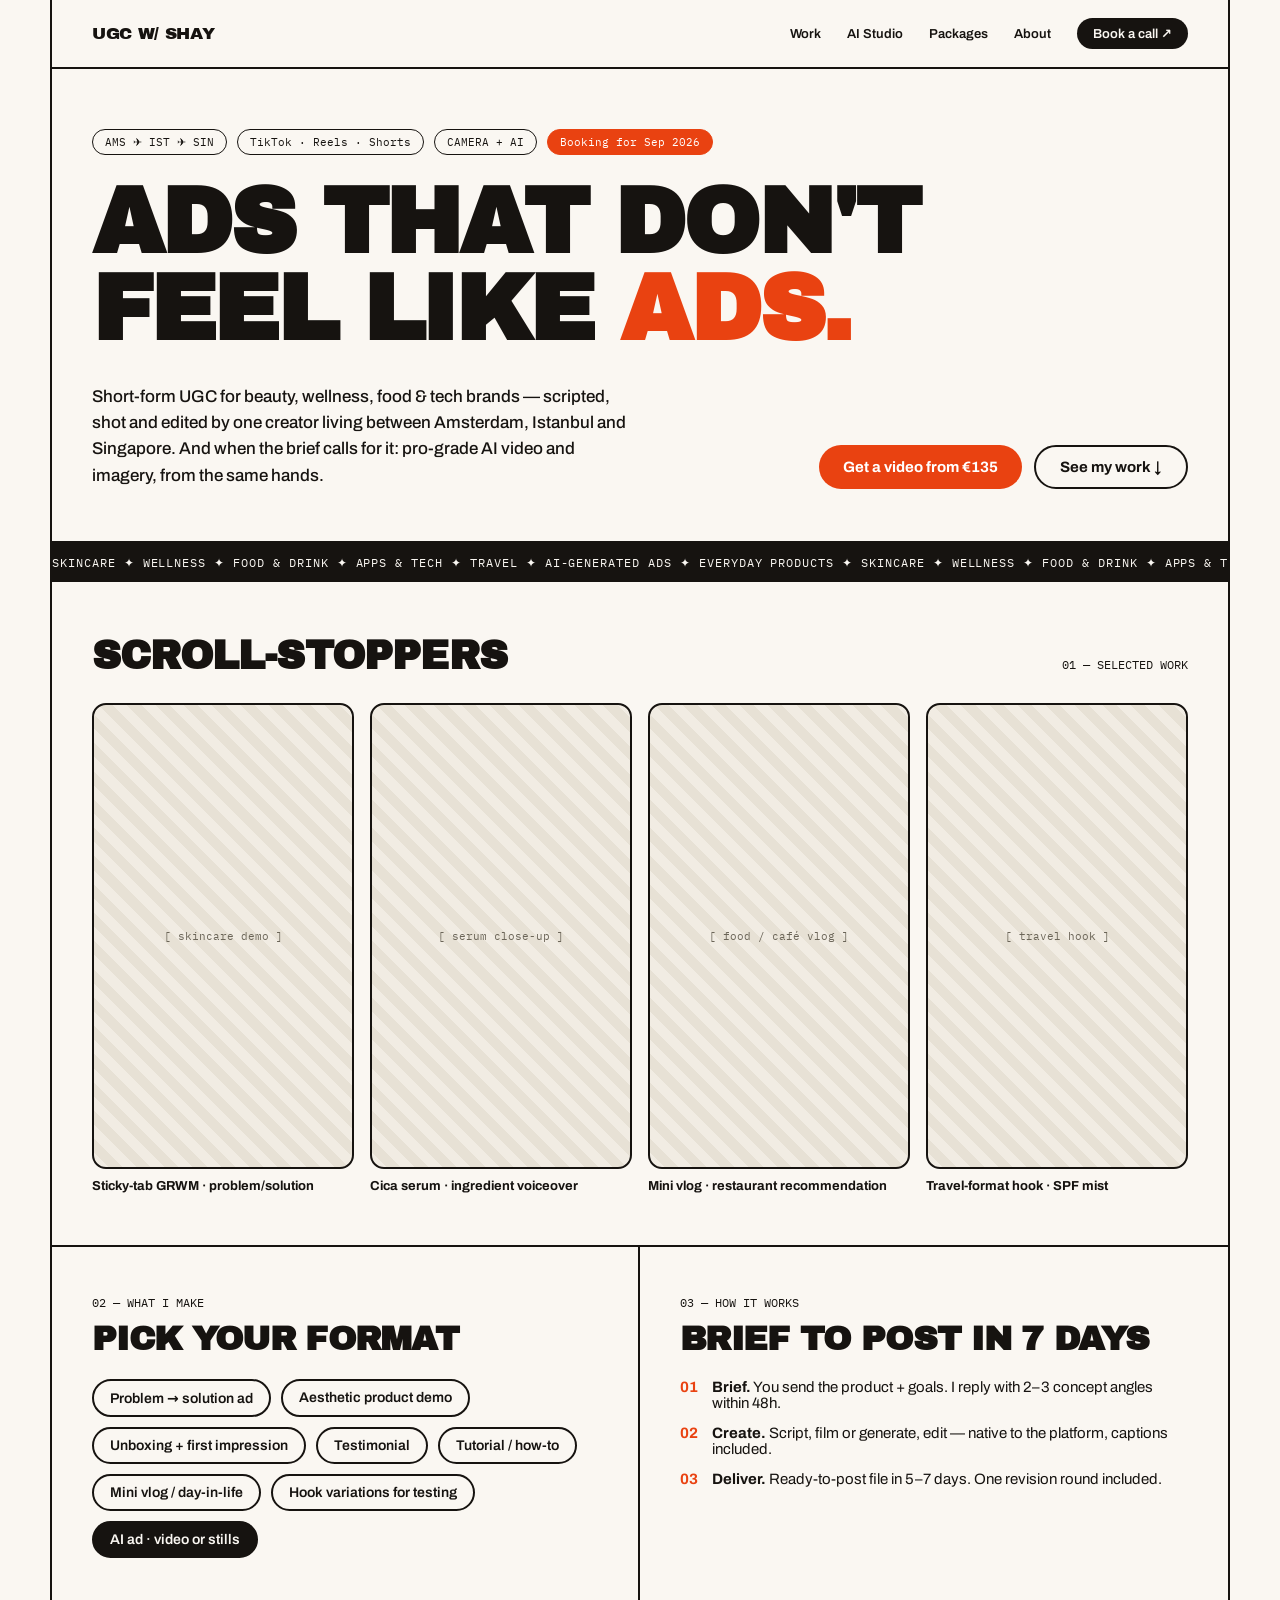
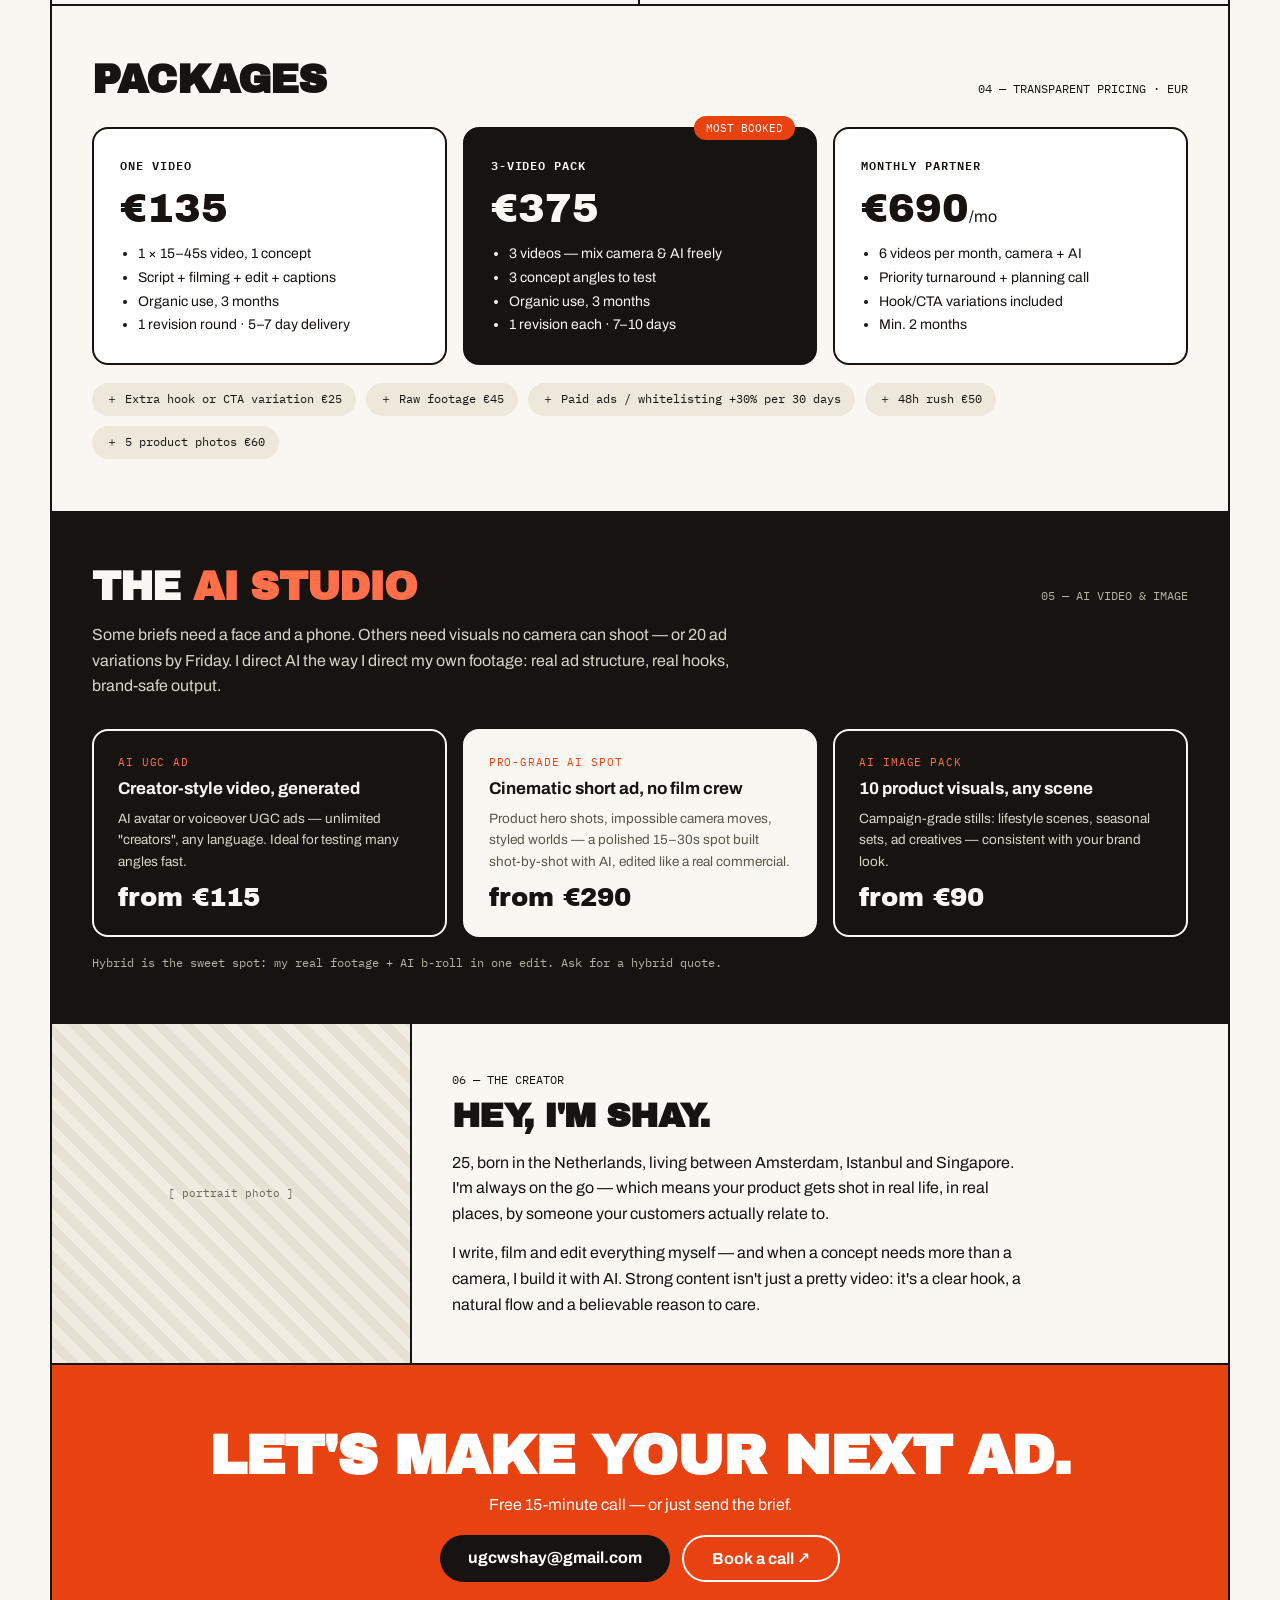
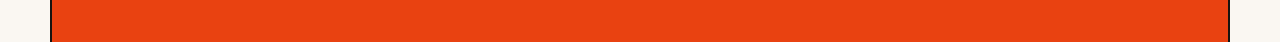
<file: index.html>
<!DOCTYPE html>

<html><head><meta charset="utf-8"/><meta content="width=device-width, initial-scale=1" name="viewport"/><title>UGC W/ SHAY — Short-form UGC for beauty, wellness, food &amp; tech brands</title><meta content="Short-form UGC and AI video for beauty, wellness, food and tech brands. Scripted, shot and edited by one creator between Amsterdam, Istanbul and Singapore." name="description"/><meta content="UGC W/ SHAY" property="og:title"/><meta content="Ads that don't feel like ads. Short-form UGC and AI video for brands." property="og:description"/><meta content="index,follow" name="robots"/><link href="fonts.css" rel="stylesheet"/><style>
*{margin:0;padding:0;box-sizing:border-box}
body{margin:0;background:#faf7f2;font-family:Archivo,system-ui,sans-serif;color:#161310;
     -webkit-font-smoothing:antialiased}
a{color:inherit;text-decoration:none}
/* the marquee is a CSS animation; freeze it at frame 0 for a static export */
@keyframes tick{from{transform:translateX(0)}to{transform:translateX(-50%)}}

/* ---- mobile ---- */
@media (max-width:820px){
  .wrap{max-width:100%!important;border-left:0!important;border-right:0!important}
  .sec{padding-left:20px!important;padding-right:20px!important}
  .nav{padding-top:14px!important;padding-bottom:14px!important}
  .navlinks{display:none!important}
  h1{font-size:44px!important;line-height:1!important;letter-spacing:-.02em!important}
  h2{font-size:26px!important}
  .contact h2{font-size:30px!important}
  .herorow{display:block!important}
  .ctarow{margin-left:0!important;margin-top:22px!important;flex-wrap:wrap!important}
  .ctarow a{flex:1 1 auto!important;text-align:center!important}
  .g4{grid-template-columns:1fr 1fr!important;gap:12px!important}
  .g3{grid-template-columns:1fr!important}
  .g2{grid-template-columns:1fr!important}
  .g2>div{border-right:0!important}
  .g2>div:first-child{border-bottom:2px solid #161310!important}
  .gabout{grid-template-columns:1fr!important}
  .gabout>div:first-child{border-right:0!important;border-bottom:2px solid #161310!important;min-height:240px!important}
  .ticker{font-size:10px!important}
  .headrow{display:block!important}
  .headrow>span{display:block!important;margin-top:8px!important}
  .cbtns{display:flex!important;flex-direction:column!important;gap:10px!important;width:100%!important}
  .cbtns>a,.cbtns>span{display:block!important;text-align:center!important;white-space:nowrap!important}
}
@media (max-width:480px){
  h1{font-size:34px!important}
  html,body{overflow-x:hidden!important}
}
@media (max-width:340px){
  .g4{grid-template-columns:1fr!important}
}
</style></head><body>
<div class="wrap" style="max-width:1180px;margin:0 auto;background:#faf7f2;border-left:2px solid #161310;border-right:2px solid #161310;min-height:100vh">
<div class="sec nav" style="display:flex;justify-content:space-between;align-items:center;padding:18px 40px;border-bottom:2px solid #161310;position:sticky;top:0;background:#faf7f2;z-index:10">
<div style="font-family:'Archivo Black';font-size:17px;letter-spacing:-.02em">UGC W/ SHAY</div>
<div class="navlinks" style="display:flex;gap:26px;font-size:13px;font-weight:600;align-items:center"><a href="#work">Work</a><a href="#ai">AI Studio</a><a href="#packages">Packages</a><a href="#about">About</a><a href="#contact" style="background:#161310;color:#faf7f2;padding:8px 16px;border-radius:99px">Book a call ↗</a></div>
</div>
<div class="sec" style="padding:60px 40px 52px;border-bottom:2px solid #161310">
<div style="display:flex;flex-wrap:wrap;gap:10px;margin-bottom:24px;font-family:'IBM Plex Mono',monospace;font-size:11px">
<span style="border:1.5px solid #161310;border-radius:99px;padding:5px 12px">AMS ✈ IST ✈ SIN</span>
<span style="border:1.5px solid #161310;border-radius:99px;padding:5px 12px">TikTok · Reels · Shorts</span>
<span style="border:1.5px solid #161310;border-radius:99px;padding:5px 12px">CAMERA + AI</span>
<span style="background:#E94211;color:#fff;border:1.5px solid #E94211;border-radius:99px;padding:5px 12px">Booking for Sep 2026</span>
</div>
<h1 style="margin:0;font-family:'Archivo Black';font-size:92px;line-height:.95;letter-spacing:-.03em;text-wrap:balance">ADS THAT DON'T<br/>FEEL LIKE <span style="color:#E94211">ADS.</span></h1>
<div class="herorow" style="display:flex;flex-wrap:wrap;gap:40px;align-items:flex-end;margin-top:30px">
<p style="margin:0;max-width:540px;font-size:17px;line-height:1.55;font-weight:500">Short-form UGC for beauty, wellness, food &amp; tech brands — scripted, shot and edited by one creator living between Amsterdam, Istanbul and Singapore. And when the brief calls for it: pro-grade AI video and imagery, from the same hands.</p>
<div class="ctarow" style="display:flex;gap:12px;margin-left:auto"><a href="#packages" style="background:#E94211;color:#fff;padding:14px 24px;border-radius:99px;font-weight:700;font-size:15px">Get a video from €135</a><a href="#work" style="border:2px solid #161310;padding:12px 24px;border-radius:99px;font-weight:700;font-size:15px">See my work ↓</a></div>
</div>
</div>
<div class="sec ticker" style="background:#161310;color:#faf7f2;padding:12px 0;overflow:hidden;white-space:nowrap;font-family:'IBM Plex Mono',monospace;font-size:12px;letter-spacing:.08em">
<div style="display:inline-block;animation:tick 30s linear infinite"><span>SKINCARE ✦ WELLNESS ✦ FOOD &amp; DRINK ✦ APPS &amp; TECH ✦ TRAVEL ✦ AI-GENERATED ADS ✦ EVERYDAY PRODUCTS ✦ </span><span>SKINCARE ✦ WELLNESS ✦ FOOD &amp; DRINK ✦ APPS &amp; TECH ✦ TRAVEL ✦ AI-GENERATED ADS ✦ EVERYDAY PRODUCTS ✦ </span></div>
</div>
<div class="sec" id="work" style="padding:52px 40px;border-bottom:2px solid #161310">
<div class="headrow" style="display:flex;justify-content:space-between;align-items:baseline;margin-bottom:26px"><h2 style="margin:0;font-family:'Archivo Black';font-size:40px;letter-spacing:-.02em">SCROLL-STOPPERS</h2><span style="font-family:'IBM Plex Mono',monospace;font-size:12px">01 — SELECTED WORK</span></div>
<div class="g4" style="display:grid;grid-template-columns:repeat(4,1fr);gap:16px">
<div style="display:flex;flex-direction:column;gap:10px">
<div style="aspect-ratio:9/16;border:2px solid #161310;border-radius:14px;background:repeating-linear-gradient(45deg,#f1ece3 0 10px,#e7e1d5 10px 20px);display:grid;place-items:center;font-family:'IBM Plex Mono',monospace;font-size:11px;color:#6b6558">[ skincare demo ]</div><b style="font-size:13px">Sticky-tab GRWM · problem/solution</b></div>
<div style="display:flex;flex-direction:column;gap:10px">
<div style="aspect-ratio:9/16;border:2px solid #161310;border-radius:14px;background:repeating-linear-gradient(45deg,#f1ece3 0 10px,#e7e1d5 10px 20px);display:grid;place-items:center;font-family:'IBM Plex Mono',monospace;font-size:11px;color:#6b6558">[ serum close-up ]</div><b style="font-size:13px">Cica serum · ingredient voiceover</b></div>
<div style="display:flex;flex-direction:column;gap:10px">
<div style="aspect-ratio:9/16;border:2px solid #161310;border-radius:14px;background:repeating-linear-gradient(45deg,#f1ece3 0 10px,#e7e1d5 10px 20px);display:grid;place-items:center;font-family:'IBM Plex Mono',monospace;font-size:11px;color:#6b6558">[ food / café vlog ]</div><b style="font-size:13px">Mini vlog · restaurant recommendation</b></div>
<div style="display:flex;flex-direction:column;gap:10px">
<div style="aspect-ratio:9/16;border:2px solid #161310;border-radius:14px;background:repeating-linear-gradient(45deg,#f1ece3 0 10px,#e7e1d5 10px 20px);display:grid;place-items:center;font-family:'IBM Plex Mono',monospace;font-size:11px;color:#6b6558">[ travel hook ]</div><b style="font-size:13px">Travel-format hook · SPF mist</b></div>
</div>
</div>
<div class="sec g2" style="display:grid;grid-template-columns:1fr 1fr;border-bottom:2px solid #161310">
<div style="padding:46px 40px;border-right:2px solid #161310">
<span style="font-family:'IBM Plex Mono',monospace;font-size:12px">02 — WHAT I MAKE</span>
<h2 style="margin:10px 0 22px;font-family:'Archivo Black';font-size:34px;letter-spacing:-.02em">PICK YOUR FORMAT</h2>
<div style="display:flex;flex-wrap:wrap;gap:10px;font-size:14px;font-weight:600">
<span style="border:2px solid #161310;border-radius:99px;padding:9px 16px">Problem → solution ad</span><span style="border:2px solid #161310;border-radius:99px;padding:9px 16px">Aesthetic product demo</span><span style="border:2px solid #161310;border-radius:99px;padding:9px 16px">Unboxing + first impression</span><span style="border:2px solid #161310;border-radius:99px;padding:9px 16px">Testimonial</span><span style="border:2px solid #161310;border-radius:99px;padding:9px 16px">Tutorial / how-to</span><span style="border:2px solid #161310;border-radius:99px;padding:9px 16px">Mini vlog / day-in-life</span><span style="border:2px solid #161310;border-radius:99px;padding:9px 16px">Hook variations for testing</span><span style="background:#161310;color:#faf7f2;border:2px solid #161310;border-radius:99px;padding:9px 16px">AI ad · video or stills</span>
</div>
</div>
<div style="padding:46px 40px">
<span style="font-family:'IBM Plex Mono',monospace;font-size:12px">03 — HOW IT WORKS</span>
<h2 style="margin:10px 0 22px;font-family:'Archivo Black';font-size:34px;letter-spacing:-.02em">BRIEF TO POST IN 7 DAYS</h2>
<div style="display:flex;flex-direction:column;gap:14px;font-size:15px">
<div style="display:flex;gap:14px"><b style="color:#E94211">01</b><span><b>Brief.</b> You send the product + goals. I reply with 2–3 concept angles within 48h.</span></div>
<div style="display:flex;gap:14px"><b style="color:#E94211">02</b><span><b>Create.</b> Script, film or generate, edit — native to the platform, captions included.</span></div>
<div style="display:flex;gap:14px"><b style="color:#E94211">03</b><span><b>Deliver.</b> Ready-to-post file in 5–7 days. One revision round included.</span></div>
</div>
</div>
</div>
<div class="sec" id="packages" style="padding:52px 40px;border-bottom:2px solid #161310">
<div class="headrow" style="display:flex;justify-content:space-between;align-items:baseline;margin-bottom:26px"><h2 style="margin:0;font-family:'Archivo Black';font-size:40px;letter-spacing:-.02em">PACKAGES</h2><span style="font-family:'IBM Plex Mono',monospace;font-size:12px">04 — TRANSPARENT PRICING · EUR</span></div>
<div class="g3" style="display:grid;grid-template-columns:1fr 1fr 1fr;gap:16px">
<div style="border:2px solid #161310;border-radius:16px;padding:26px;display:flex;flex-direction:column;gap:12px;background:#fff">
<b style="font-family:'IBM Plex Mono',monospace;font-size:12px;letter-spacing:.08em">ONE VIDEO</b>
<div style="font-family:'Archivo Black';font-size:40px">€135</div>
<ul style="margin:0;padding-left:18px;font-size:14px;line-height:1.7"><li>1 × 15–45s video, 1 concept</li><li>Script + filming + edit + captions</li><li>Organic use, 3 months</li><li>1 revision round · 5–7 day delivery</li></ul>
</div>
<div style="border:2px solid #161310;border-radius:16px;padding:26px;display:flex;flex-direction:column;gap:12px;background:#161310;color:#faf7f2;position:relative">
<span style="position:absolute;top:-13px;right:20px;background:#E94211;color:#fff;font-family:'IBM Plex Mono',monospace;font-size:11px;padding:5px 12px;border-radius:99px">MOST BOOKED</span>
<b style="font-family:'IBM Plex Mono',monospace;font-size:12px;letter-spacing:.08em">3-VIDEO PACK</b>
<div style="font-family:'Archivo Black';font-size:40px">€375</div>
<ul style="margin:0;padding-left:18px;font-size:14px;line-height:1.7"><li>3 videos — mix camera &amp; AI freely</li><li>3 concept angles to test</li><li>Organic use, 3 months</li><li>1 revision each · 7–10 days</li></ul>
</div>
<div style="border:2px solid #161310;border-radius:16px;padding:26px;display:flex;flex-direction:column;gap:12px;background:#fff">
<b style="font-family:'IBM Plex Mono',monospace;font-size:12px;letter-spacing:.08em">MONTHLY PARTNER</b>
<div style="font-family:'Archivo Black';font-size:40px">€690<span style="font-size:16px;font-family:Archivo">/mo</span></div>
<ul style="margin:0;padding-left:18px;font-size:14px;line-height:1.7"><li>6 videos per month, camera + AI</li><li>Priority turnaround + planning call</li><li>Hook/CTA variations included</li><li>Min. 2 months</li></ul>
</div>
</div>
<div style="margin-top:18px;display:flex;flex-wrap:wrap;gap:10px;font-family:'IBM Plex Mono',monospace;font-size:12px">
<span style="background:#eee7db;border-radius:99px;padding:8px 14px">＋ Extra hook or CTA variation €25</span><span style="background:#eee7db;border-radius:99px;padding:8px 14px">＋ Raw footage €45</span><span style="background:#eee7db;border-radius:99px;padding:8px 14px">＋ Paid ads / whitelisting +30% per 30 days</span><span style="background:#eee7db;border-radius:99px;padding:8px 14px">＋ 48h rush €50</span><span style="background:#eee7db;border-radius:99px;padding:8px 14px">＋ 5 product photos €60</span>
</div>
</div>
<div class="sec" id="ai" style="padding:52px 40px;border-bottom:2px solid #161310;background:#161310;color:#faf7f2">
<div class="headrow" style="display:flex;justify-content:space-between;align-items:baseline;margin-bottom:14px"><h2 style="margin:0;font-family:'Archivo Black';font-size:40px;letter-spacing:-.02em">THE <span style="color:#FF6F4A">AI STUDIO</span></h2><span style="font-family:'IBM Plex Mono',monospace;font-size:12px;color:#b8b2a6">05 — AI VIDEO &amp; IMAGE</span></div>
<p style="margin:0 0 30px;max-width:640px;font-size:16px;line-height:1.6;color:#d9d4c9">Some briefs need a face and a phone. Others need visuals no camera can shoot — or 20 ad variations by Friday. I direct AI the way I direct my own footage: real ad structure, real hooks, brand-safe output.</p>
<div class="g3" style="display:grid;grid-template-columns:1fr 1fr 1fr;gap:16px">
<div style="border:2px solid #faf7f2;border-radius:16px;padding:24px;display:flex;flex-direction:column;gap:10px">
<span style="font-family:'IBM Plex Mono',monospace;font-size:11px;letter-spacing:.08em;color:#FF6F4A">AI UGC AD</span>
<b style="font-size:17px">Creator-style video, generated</b>
<p style="margin:0;font-size:13.5px;line-height:1.6;color:#d9d4c9">AI avatar or voiceover UGC ads — unlimited "creators", any language. Ideal for testing many angles fast.</p>
<div style="margin-top:auto;font-family:'Archivo Black';font-size:26px">from €115</div>
</div>
<div style="border:2px solid #faf7f2;border-radius:16px;padding:24px;display:flex;flex-direction:column;gap:10px;background:#faf7f2;color:#161310">
<span style="font-family:'IBM Plex Mono',monospace;font-size:11px;letter-spacing:.08em;color:#E94211">PRO-GRADE AI SPOT</span>
<b style="font-size:17px">Cinematic short ad, no film crew</b>
<p style="margin:0;font-size:13.5px;line-height:1.6;color:#5c564a">Product hero shots, impossible camera moves, styled worlds — a polished 15–30s spot built shot-by-shot with AI, edited like a real commercial.</p>
<div style="margin-top:auto;font-family:'Archivo Black';font-size:26px">from €290</div>
</div>
<div style="border:2px solid #faf7f2;border-radius:16px;padding:24px;display:flex;flex-direction:column;gap:10px">
<span style="font-family:'IBM Plex Mono',monospace;font-size:11px;letter-spacing:.08em;color:#FF6F4A">AI IMAGE PACK</span>
<b style="font-size:17px">10 product visuals, any scene</b>
<p style="margin:0;font-size:13.5px;line-height:1.6;color:#d9d4c9">Campaign-grade stills: lifestyle scenes, seasonal sets, ad creatives — consistent with your brand look.</p>
<div style="margin-top:auto;font-family:'Archivo Black';font-size:26px">from €90</div>
</div>
</div>
<p style="margin:18px 0 0;font-family:'IBM Plex Mono',monospace;font-size:11.5px;color:#b8b2a6">Hybrid is the sweet spot: my real footage + AI b-roll in one edit. Ask for a hybrid quote.</p>
</div>
<div class="sec gabout" id="about" style="display:grid;grid-template-columns:360px 1fr;border-bottom:2px solid #161310">
<div style="border-right:2px solid #161310;background:repeating-linear-gradient(45deg,#f1ece3 0 10px,#e7e1d5 10px 20px);display:grid;place-items:center;min-height:320px;font-family:'IBM Plex Mono',monospace;font-size:11px;color:#6b6558">[ portrait photo ]</div>
<div style="padding:46px 40px">
<span style="font-family:'IBM Plex Mono',monospace;font-size:12px">06 — THE CREATOR</span>
<h2 style="margin:10px 0 16px;font-family:'Archivo Black';font-size:34px;letter-spacing:-.02em">HEY, I'M SHAY.</h2>
<p style="margin:0 0 14px;font-size:16px;line-height:1.6;max-width:580px">25, born in the Netherlands, living between Amsterdam, Istanbul and Singapore. I'm always on the go — which means your product gets shot in real life, in real places, by someone your customers actually relate to.</p>
<p style="margin:0;font-size:16px;line-height:1.6;max-width:580px">I write, film and edit everything myself — and when a concept needs more than a camera, I build it with AI. Strong content isn't just a pretty video: it's a clear hook, a natural flow and a believable reason to care.</p>
</div>
</div>
<div class="sec contact" id="contact" style="padding:60px 40px;text-align:center;background:#E94211;color:#fff">
<h2 style="margin:0 0 10px;font-family:'Archivo Black';font-size:56px;letter-spacing:-.02em">LET'S MAKE YOUR NEXT AD.</h2>
<p style="margin:0 0 22px;font-size:16px">Free 15-minute call — or just send the brief.</p>
<div class="cbtns" style="display:inline-flex;gap:12px"><a href="mailto:ugcwshay@gmail.com" style="background:#161310;padding:14px 28px;border-radius:99px;font-weight:700;color:#fff">ugcwshay@gmail.com</a><span style="border:2px solid #fff;padding:12px 28px;border-radius:99px;font-weight:700">Book a call ↗</span></div>
</div>
</div>
</body></html>
</file>
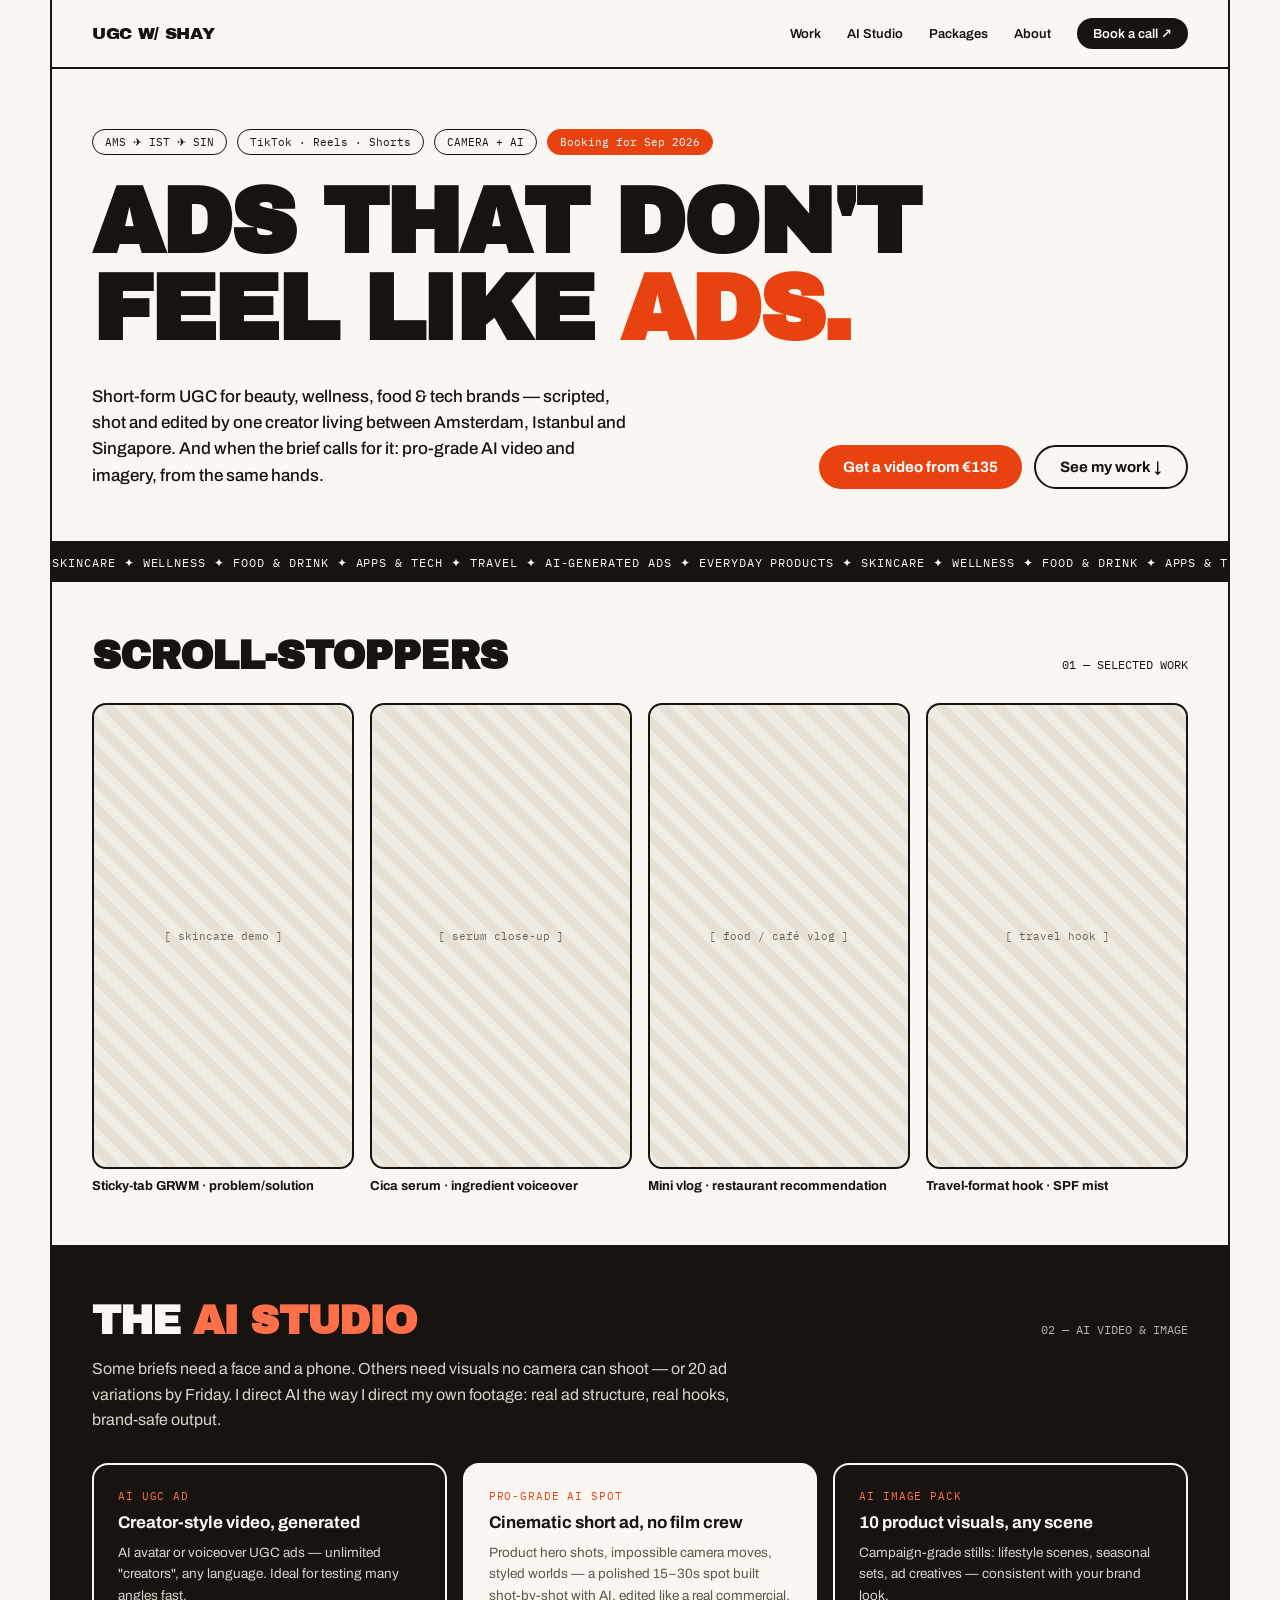
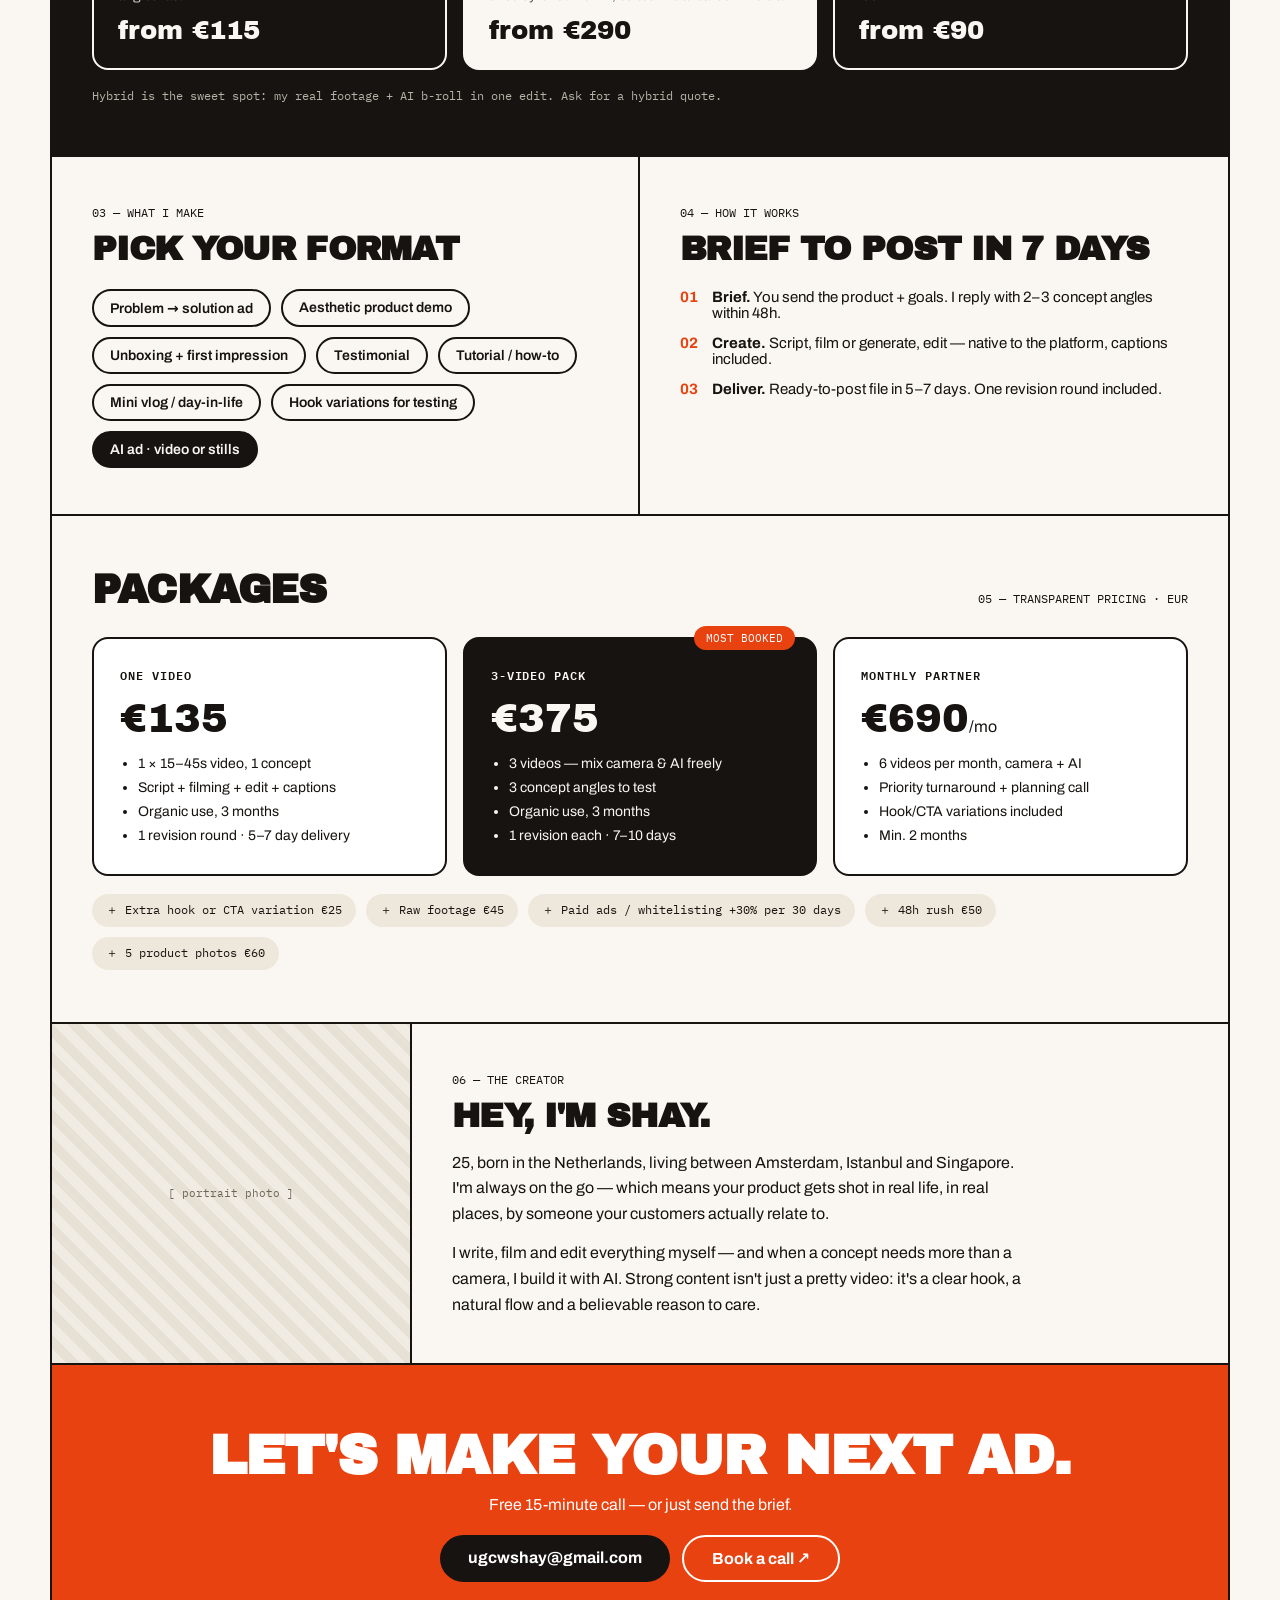
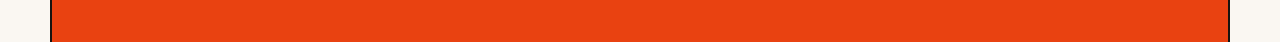
<file: portfolio-v5.html>
<!DOCTYPE html>
<html><head><meta charset="utf-8"/><meta content="width=device-width, initial-scale=1" name="viewport"/><title>UGC W/ SHAY — Portfolio</title><style>@font-face{font-family:'Archivo';font-style:normal;font-weight:400;src:url([data-uri]) format('woff2');font-display:block}@font-face{font-family:'Archivo';font-style:normal;font-weight:500;src:url([data-uri]) format('woff2');font-display:block}@font-face{font-family:'Archivo';font-style:normal;font-weight:600;src:url([data-uri]) format('woff2');font-display:block}@font-face{font-family:'Archivo';font-style:normal;font-weight:700;src:url([data-uri]) format('woff2');font-display:block}@font-face{font-family:'Archivo';font-style:normal;font-weight:800;src:url([data-uri]) format('woff2');font-display:block}@font-face{font-family:'Archivo Black';font-style:normal;font-weight:400;src:url([data-uri]) format('woff2');font-display:block}@font-face{font-family:'IBM Plex Mono';font-style:normal;font-weight:400;src:url([data-uri]) format('woff2');font-display:block}@font-face{font-family:'IBM Plex Mono';font-style:normal;font-weight:500;src:url([data-uri]) format('woff2');font-display:block}@font-face{font-family:'IBM Plex Mono';font-style:normal;font-weight:600;src:url([data-uri]) format('woff2');font-display:block}
*{margin:0;padding:0;box-sizing:border-box}
body{margin:0;background:#faf7f2;font-family:Archivo,system-ui,sans-serif;color:#161310;
     -webkit-font-smoothing:antialiased}
a{color:inherit;text-decoration:none}
/* the marquee is a CSS animation; freeze it at frame 0 for a static export */
@keyframes tick{from{transform:translateX(0)}to{transform:translateX(-50%)}}
</style></head><body>
<div style="max-width:1180px;margin:0 auto;background:#faf7f2;border-left:2px solid #161310;border-right:2px solid #161310;min-height:100vh">
<div style="display:flex;justify-content:space-between;align-items:center;padding:18px 40px;border-bottom:2px solid #161310;position:sticky;top:0;background:#faf7f2;z-index:10">
<div style="font-family:'Archivo Black';font-size:17px;letter-spacing:-.02em">UGC W/ SHAY</div>
<div style="display:flex;gap:26px;font-size:13px;font-weight:600;align-items:center"><a href="#work">Work</a><a href="#ai">AI Studio</a><a href="#packages">Packages</a><a href="#about">About</a><a href="#contact" style="background:#161310;color:#faf7f2;padding:8px 16px;border-radius:99px">Book a call ↗</a></div>
</div>
<div style="padding:60px 40px 52px;border-bottom:2px solid #161310">
<div style="display:flex;flex-wrap:wrap;gap:10px;margin-bottom:24px;font-family:'IBM Plex Mono',monospace;font-size:11px">
<span style="border:1.5px solid #161310;border-radius:99px;padding:5px 12px">AMS ✈ IST ✈ SIN</span>
<span style="border:1.5px solid #161310;border-radius:99px;padding:5px 12px">TikTok · Reels · Shorts</span>
<span style="border:1.5px solid #161310;border-radius:99px;padding:5px 12px">CAMERA + AI</span>
<span style="background:#E94211;color:#fff;border:1.5px solid #E94211;border-radius:99px;padding:5px 12px">Booking for Sep 2026</span>
</div>
<h1 style="margin:0;font-family:'Archivo Black';font-size:92px;line-height:.95;letter-spacing:-.03em;text-wrap:balance">ADS THAT DON'T<br/>FEEL LIKE <span style="color:#E94211">ADS.</span></h1>
<div style="display:flex;flex-wrap:wrap;gap:40px;align-items:flex-end;margin-top:30px">
<p style="margin:0;max-width:540px;font-size:17px;line-height:1.55;font-weight:500">Short-form UGC for beauty, wellness, food &amp; tech brands — scripted, shot and edited by one creator living between Amsterdam, Istanbul and Singapore. And when the brief calls for it: pro-grade AI video and imagery, from the same hands.</p>
<div style="display:flex;gap:12px;margin-left:auto"><a href="#packages" style="background:#E94211;color:#fff;padding:14px 24px;border-radius:99px;font-weight:700;font-size:15px">Get a video from €135</a><a href="#work" style="border:2px solid #161310;padding:12px 24px;border-radius:99px;font-weight:700;font-size:15px">See my work ↓</a></div>
</div>
</div>
<div style="background:#161310;color:#faf7f2;padding:12px 0;overflow:hidden;white-space:nowrap;font-family:'IBM Plex Mono',monospace;font-size:12px;letter-spacing:.08em">
<div style="display:inline-block;animation:tick 30s linear infinite"><span>SKINCARE ✦ WELLNESS ✦ FOOD &amp; DRINK ✦ APPS &amp; TECH ✦ TRAVEL ✦ AI-GENERATED ADS ✦ EVERYDAY PRODUCTS ✦ </span><span>SKINCARE ✦ WELLNESS ✦ FOOD &amp; DRINK ✦ APPS &amp; TECH ✦ TRAVEL ✦ AI-GENERATED ADS ✦ EVERYDAY PRODUCTS ✦ </span></div>
</div>
<div id="work" style="padding:52px 40px;border-bottom:2px solid #161310">
<div style="display:flex;justify-content:space-between;align-items:baseline;margin-bottom:26px"><h2 style="margin:0;font-family:'Archivo Black';font-size:40px;letter-spacing:-.02em">SCROLL-STOPPERS</h2><span style="font-family:'IBM Plex Mono',monospace;font-size:12px">01 — SELECTED WORK</span></div>
<div style="display:grid;grid-template-columns:repeat(4,1fr);gap:16px">
<div style="display:flex;flex-direction:column;gap:10px"><div style="aspect-ratio:9/16;border:2px solid #161310;border-radius:14px;background:repeating-linear-gradient(45deg,#f1ece3 0 10px,#e7e1d5 10px 20px);display:grid;place-items:center;font-family:'IBM Plex Mono',monospace;font-size:11px;color:#6b6558">[ skincare demo ]</div><b style="font-size:13px">Sticky-tab GRWM · problem/solution</b></div>
<div style="display:flex;flex-direction:column;gap:10px"><div style="aspect-ratio:9/16;border:2px solid #161310;border-radius:14px;background:repeating-linear-gradient(45deg,#f1ece3 0 10px,#e7e1d5 10px 20px);display:grid;place-items:center;font-family:'IBM Plex Mono',monospace;font-size:11px;color:#6b6558">[ serum close-up ]</div><b style="font-size:13px">Cica serum · ingredient voiceover</b></div>
<div style="display:flex;flex-direction:column;gap:10px"><div style="aspect-ratio:9/16;border:2px solid #161310;border-radius:14px;background:repeating-linear-gradient(45deg,#f1ece3 0 10px,#e7e1d5 10px 20px);display:grid;place-items:center;font-family:'IBM Plex Mono',monospace;font-size:11px;color:#6b6558">[ food / café vlog ]</div><b style="font-size:13px">Mini vlog · restaurant recommendation</b></div>
<div style="display:flex;flex-direction:column;gap:10px"><div style="aspect-ratio:9/16;border:2px solid #161310;border-radius:14px;background:repeating-linear-gradient(45deg,#f1ece3 0 10px,#e7e1d5 10px 20px);display:grid;place-items:center;font-family:'IBM Plex Mono',monospace;font-size:11px;color:#6b6558">[ travel hook ]</div><b style="font-size:13px">Travel-format hook · SPF mist</b></div>
</div>
</div>
<div id="ai" style="padding:52px 40px;border-bottom:2px solid #161310;background:#161310;color:#faf7f2">
<div style="display:flex;justify-content:space-between;align-items:baseline;margin-bottom:14px"><h2 style="margin:0;font-family:'Archivo Black';font-size:40px;letter-spacing:-.02em">THE <span style="color:#FF6F4A">AI STUDIO</span></h2><span style="font-family:'IBM Plex Mono',monospace;font-size:12px;color:#b8b2a6">02 — AI VIDEO &amp; IMAGE</span></div>
<p style="margin:0 0 30px;max-width:640px;font-size:16px;line-height:1.6;color:#d9d4c9">Some briefs need a face and a phone. Others need visuals no camera can shoot — or 20 ad variations by Friday. I direct AI the way I direct my own footage: real ad structure, real hooks, brand-safe output.</p>
<div style="display:grid;grid-template-columns:1fr 1fr 1fr;gap:16px">
<div style="border:2px solid #faf7f2;border-radius:16px;padding:24px;display:flex;flex-direction:column;gap:10px">
<span style="font-family:'IBM Plex Mono',monospace;font-size:11px;letter-spacing:.08em;color:#FF6F4A">AI UGC AD</span>
<b style="font-size:17px">Creator-style video, generated</b>
<p style="margin:0;font-size:13.5px;line-height:1.6;color:#d9d4c9">AI avatar or voiceover UGC ads — unlimited "creators", any language. Ideal for testing many angles fast.</p>
<div style="margin-top:auto;font-family:'Archivo Black';font-size:26px">from €115</div>
</div>
<div style="border:2px solid #faf7f2;border-radius:16px;padding:24px;display:flex;flex-direction:column;gap:10px;background:#faf7f2;color:#161310">
<span style="font-family:'IBM Plex Mono',monospace;font-size:11px;letter-spacing:.08em;color:#E94211">PRO-GRADE AI SPOT</span>
<b style="font-size:17px">Cinematic short ad, no film crew</b>
<p style="margin:0;font-size:13.5px;line-height:1.6;color:#5c564a">Product hero shots, impossible camera moves, styled worlds — a polished 15–30s spot built shot-by-shot with AI, edited like a real commercial.</p>
<div style="margin-top:auto;font-family:'Archivo Black';font-size:26px">from €290</div>
</div>
<div style="border:2px solid #faf7f2;border-radius:16px;padding:24px;display:flex;flex-direction:column;gap:10px">
<span style="font-family:'IBM Plex Mono',monospace;font-size:11px;letter-spacing:.08em;color:#FF6F4A">AI IMAGE PACK</span>
<b style="font-size:17px">10 product visuals, any scene</b>
<p style="margin:0;font-size:13.5px;line-height:1.6;color:#d9d4c9">Campaign-grade stills: lifestyle scenes, seasonal sets, ad creatives — consistent with your brand look.</p>
<div style="margin-top:auto;font-family:'Archivo Black';font-size:26px">from €90</div>
</div>
</div>
<p style="margin:18px 0 0;font-family:'IBM Plex Mono',monospace;font-size:11.5px;color:#b8b2a6">Hybrid is the sweet spot: my real footage + AI b-roll in one edit. Ask for a hybrid quote.</p>
</div>
<div style="display:grid;grid-template-columns:1fr 1fr;border-bottom:2px solid #161310">
<div style="padding:46px 40px;border-right:2px solid #161310">
<span style="font-family:'IBM Plex Mono',monospace;font-size:12px">03 — WHAT I MAKE</span>
<h2 style="margin:10px 0 22px;font-family:'Archivo Black';font-size:34px;letter-spacing:-.02em">PICK YOUR FORMAT</h2>
<div style="display:flex;flex-wrap:wrap;gap:10px;font-size:14px;font-weight:600">
<span style="border:2px solid #161310;border-radius:99px;padding:9px 16px">Problem → solution ad</span><span style="border:2px solid #161310;border-radius:99px;padding:9px 16px">Aesthetic product demo</span><span style="border:2px solid #161310;border-radius:99px;padding:9px 16px">Unboxing + first impression</span><span style="border:2px solid #161310;border-radius:99px;padding:9px 16px">Testimonial</span><span style="border:2px solid #161310;border-radius:99px;padding:9px 16px">Tutorial / how-to</span><span style="border:2px solid #161310;border-radius:99px;padding:9px 16px">Mini vlog / day-in-life</span><span style="border:2px solid #161310;border-radius:99px;padding:9px 16px">Hook variations for testing</span><span style="background:#161310;color:#faf7f2;border:2px solid #161310;border-radius:99px;padding:9px 16px">AI ad · video or stills</span>
</div>
</div>
<div style="padding:46px 40px">
<span style="font-family:'IBM Plex Mono',monospace;font-size:12px">04 — HOW IT WORKS</span>
<h2 style="margin:10px 0 22px;font-family:'Archivo Black';font-size:34px;letter-spacing:-.02em">BRIEF TO POST IN 7 DAYS</h2>
<div style="display:flex;flex-direction:column;gap:14px;font-size:15px">
<div style="display:flex;gap:14px"><b style="color:#E94211">01</b><span><b>Brief.</b> You send the product + goals. I reply with 2–3 concept angles within 48h.</span></div>
<div style="display:flex;gap:14px"><b style="color:#E94211">02</b><span><b>Create.</b> Script, film or generate, edit — native to the platform, captions included.</span></div>
<div style="display:flex;gap:14px"><b style="color:#E94211">03</b><span><b>Deliver.</b> Ready-to-post file in 5–7 days. One revision round included.</span></div>
</div>
</div>
</div>
<div id="packages" style="padding:52px 40px;border-bottom:2px solid #161310">
<div style="display:flex;justify-content:space-between;align-items:baseline;margin-bottom:26px"><h2 style="margin:0;font-family:'Archivo Black';font-size:40px;letter-spacing:-.02em">PACKAGES</h2><span style="font-family:'IBM Plex Mono',monospace;font-size:12px">05 — TRANSPARENT PRICING · EUR</span></div>
<div style="display:grid;grid-template-columns:1fr 1fr 1fr;gap:16px">
<div style="border:2px solid #161310;border-radius:16px;padding:26px;display:flex;flex-direction:column;gap:12px;background:#fff">
<b style="font-family:'IBM Plex Mono',monospace;font-size:12px;letter-spacing:.08em">ONE VIDEO</b>
<div style="font-family:'Archivo Black';font-size:40px">€135</div>
<ul style="margin:0;padding-left:18px;font-size:14px;line-height:1.7"><li>1 × 15–45s video, 1 concept</li><li>Script + filming + edit + captions</li><li>Organic use, 3 months</li><li>1 revision round · 5–7 day delivery</li></ul>
</div>
<div style="border:2px solid #161310;border-radius:16px;padding:26px;display:flex;flex-direction:column;gap:12px;background:#161310;color:#faf7f2;position:relative">
<span style="position:absolute;top:-13px;right:20px;background:#E94211;color:#fff;font-family:'IBM Plex Mono',monospace;font-size:11px;padding:5px 12px;border-radius:99px">MOST BOOKED</span>
<b style="font-family:'IBM Plex Mono',monospace;font-size:12px;letter-spacing:.08em">3-VIDEO PACK</b>
<div style="font-family:'Archivo Black';font-size:40px">€375</div>
<ul style="margin:0;padding-left:18px;font-size:14px;line-height:1.7"><li>3 videos — mix camera &amp; AI freely</li><li>3 concept angles to test</li><li>Organic use, 3 months</li><li>1 revision each · 7–10 days</li></ul>
</div>
<div style="border:2px solid #161310;border-radius:16px;padding:26px;display:flex;flex-direction:column;gap:12px;background:#fff">
<b style="font-family:'IBM Plex Mono',monospace;font-size:12px;letter-spacing:.08em">MONTHLY PARTNER</b>
<div style="font-family:'Archivo Black';font-size:40px">€690<span style="font-size:16px;font-family:Archivo">/mo</span></div>
<ul style="margin:0;padding-left:18px;font-size:14px;line-height:1.7"><li>6 videos per month, camera + AI</li><li>Priority turnaround + planning call</li><li>Hook/CTA variations included</li><li>Min. 2 months</li></ul>
</div>
</div>
<div style="margin-top:18px;display:flex;flex-wrap:wrap;gap:10px;font-family:'IBM Plex Mono',monospace;font-size:12px">
<span style="background:#eee7db;border-radius:99px;padding:8px 14px">＋ Extra hook or CTA variation €25</span><span style="background:#eee7db;border-radius:99px;padding:8px 14px">＋ Raw footage €45</span><span style="background:#eee7db;border-radius:99px;padding:8px 14px">＋ Paid ads / whitelisting +30% per 30 days</span><span style="background:#eee7db;border-radius:99px;padding:8px 14px">＋ 48h rush €50</span><span style="background:#eee7db;border-radius:99px;padding:8px 14px">＋ 5 product photos €60</span>
</div>
</div>
<div id="about" style="display:grid;grid-template-columns:360px 1fr;border-bottom:2px solid #161310">
<div style="border-right:2px solid #161310;background:repeating-linear-gradient(45deg,#f1ece3 0 10px,#e7e1d5 10px 20px);display:grid;place-items:center;min-height:320px;font-family:'IBM Plex Mono',monospace;font-size:11px;color:#6b6558">[ portrait photo ]</div>
<div style="padding:46px 40px">
<span style="font-family:'IBM Plex Mono',monospace;font-size:12px">06 — THE CREATOR</span>
<h2 style="margin:10px 0 16px;font-family:'Archivo Black';font-size:34px;letter-spacing:-.02em">HEY, I'M SHAY.</h2>
<p style="margin:0 0 14px;font-size:16px;line-height:1.6;max-width:580px">25, born in the Netherlands, living between Amsterdam, Istanbul and Singapore. I'm always on the go — which means your product gets shot in real life, in real places, by someone your customers actually relate to.</p>
<p style="margin:0;font-size:16px;line-height:1.6;max-width:580px">I write, film and edit everything myself — and when a concept needs more than a camera, I build it with AI. Strong content isn't just a pretty video: it's a clear hook, a natural flow and a believable reason to care.</p>
</div>
</div>
<div id="contact" style="padding:60px 40px;text-align:center;background:#E94211;color:#fff">
<h2 style="margin:0 0 10px;font-family:'Archivo Black';font-size:56px;letter-spacing:-.02em">LET'S MAKE YOUR NEXT AD.</h2>
<p style="margin:0 0 22px;font-size:16px">Free 15-minute call — or just send the brief.</p>
<div style="display:inline-flex;gap:12px"><a href="mailto:ugcwshay@gmail.com" style="background:#161310;padding:14px 28px;border-radius:99px;font-weight:700;color:#fff">ugcwshay@gmail.com</a><span style="border:2px solid #fff;padding:12px 28px;border-radius:99px;font-weight:700">Book a call ↗</span></div>
</div>
</div>
</body></html>
</file>
<file: fonts.css>
/* UGC W/ SHAY - embedded brand fonts. Don't edit this file. */
@font-face{font-family:'Archivo';font-style:normal;font-weight:400;src:url([data-uri]) format('woff2');font-display:block}
@font-face{font-family:'Archivo';font-style:normal;font-weight:500;src:url([data-uri]) format('woff2');font-display:block}
@font-face{font-family:'Archivo';font-style:normal;font-weight:600;src:url([data-uri]) format('woff2');font-display:block}
@font-face{font-family:'Archivo';font-style:normal;font-weight:700;src:url([data-uri]) format('woff2');font-display:block}
@font-face{font-family:'Archivo';font-style:normal;font-weight:800;src:url([data-uri]) format('woff2');font-display:block}
@font-face{font-family:'Archivo Black';font-style:normal;font-weight:400;src:url([data-uri]) format('woff2');font-display:block}
@font-face{font-family:'IBM Plex Mono';font-style:normal;font-weight:400;src:url([data-uri]) format('woff2');font-display:block}
@font-face{font-family:'IBM Plex Mono';font-style:normal;font-weight:500;src:url([data-uri]) format('woff2');font-display:block}
@font-face{font-family:'IBM Plex Mono';font-style:normal;font-weight:600;src:url([data-uri]) format('woff2');font-display:block}
</file>
